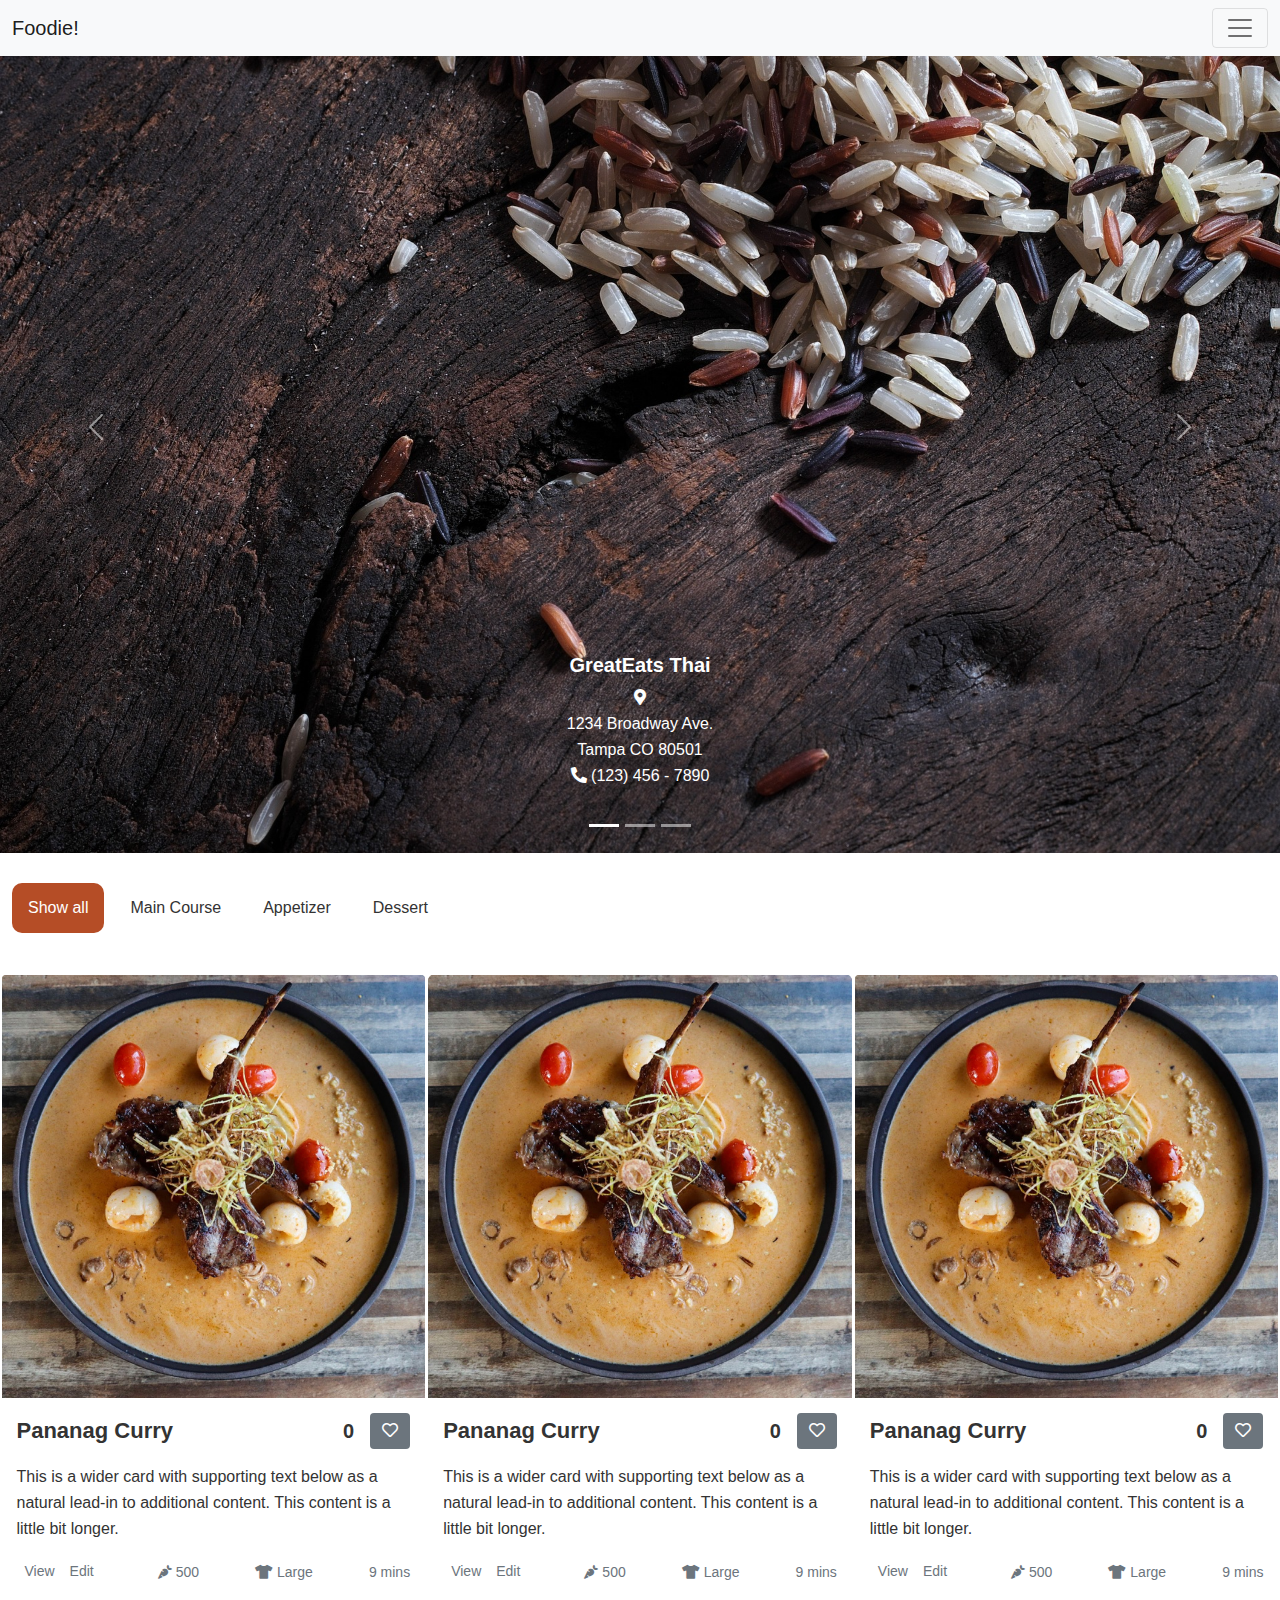
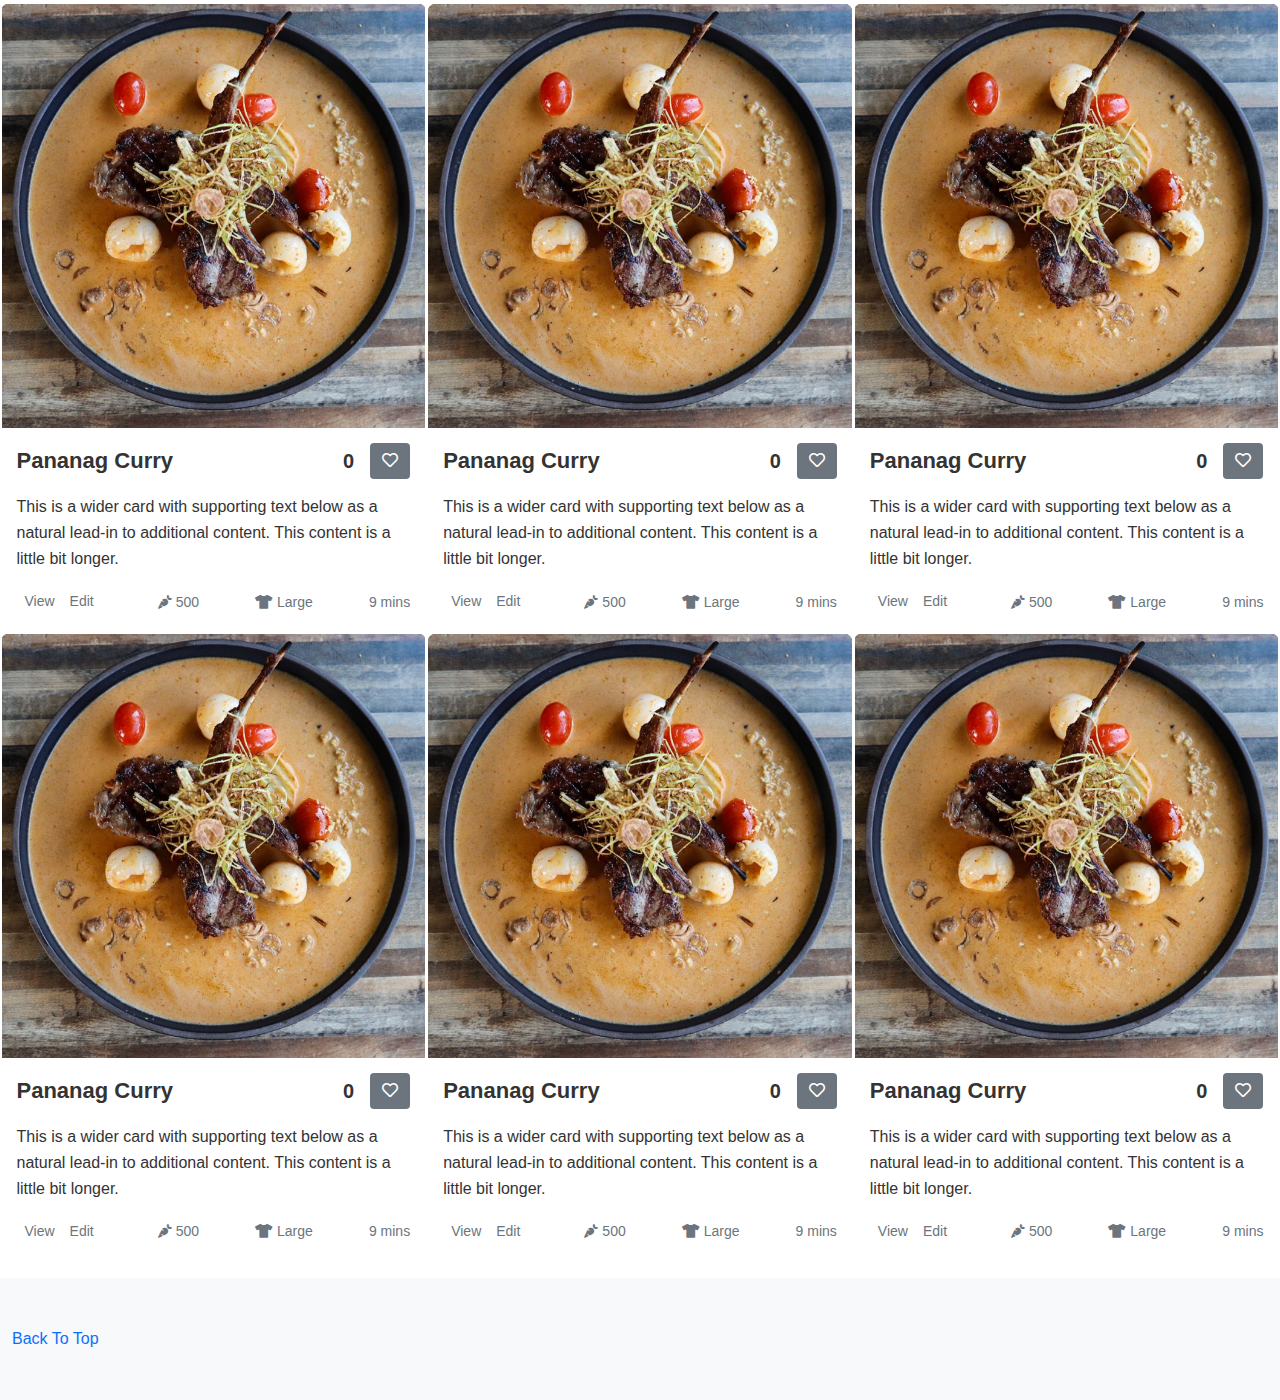
<file: restaurantPage.html>
<!DOCTYPE html>
<html lang="en">
    <head>
        <meta charset="UTF-8" />
        <meta http-equiv="X-UA-Compatible" content="IE=edge" />
        <meta name="viewport" content="width=device-width, initial-scale=1.0" />
        <title>Document</title>

        <link rel="stylesheet" href="assets/css/bootstrap.min.css" />
        <link rel="stylesheet" href="assets/css/all.min.css" />

        <!-- Main CSS -->
        <link rel="stylesheet" href="assets/css/style.css" />
    </head>
    <body>
        <!-- Navbar start -->
        <nav class="navbar navbar-light bg-light fixed-top">
            <div class="container-fluid">
                <a class="navbar-brand" href="#">Foodie!</a>
                <button class="navbar-toggler" type="button" data-bs-toggle="offcanvas" data-bs-target="#offcanvasNavbar" aria-controls="offcanvasNavbar">
                    <span class="navbar-toggler-icon"></span>
                </button>
                <div class="offcanvas offcanvas-end" tabindex="-1" id="offcanvasNavbar" aria-labelledby="offcanvasNavbarLabel">
                    <div class="offcanvas-header">
                        <h5 class="offcanvas-title" id="offcanvasNavbarLabel">Offcanvas</h5>
                        <button type="button" class="btn-close text-reset" data-bs-dismiss="offcanvas" aria-label="Close"></button>
                    </div>
                    <div class="offcanvas-body">
                        <ul class="navbar-nav justify-content-end flex-grow-1 pe-3">
                            <li class="nav-item">
                                <a class="nav-link" href="restaurantPage.html">Restaurant</a>
                            </li>
                            <li class="nav-item">
                                <a class="nav-link" href="profile.html">Profile</a>
                            </li>
                            <li class="nav-item">
                                <a class="nav-link" href="explore.html">Explore</a>
                            </li>
                            <li class="nav-item">
                                <a class="nav-link" href="addRestaurant.html">Add Restaurant</a>
                            </li>
                            <li class="nav-item">
                                <a class="nav-link active" aria-current="page" href="index.html">Login</a>
                            </li>
                        </ul>
                    </div>
                </div>
            </div>
        </nav>
        <!-- Navbar end -->

        <!-- Slider start -->
        <section id="carouselExampleCaptions" class="carousel slider_section slide" data-bs-ride="carousel">
            <div class="carousel-indicators">
                <button type="button" data-bs-target="#carouselExampleCaptions" data-bs-slide-to="0" class="active" aria-current="true" aria-label="Slide 1"></button>
                <button type="button" data-bs-target="#carouselExampleCaptions" data-bs-slide-to="1" aria-label="Slide 2"></button>
                <button type="button" data-bs-target="#carouselExampleCaptions" data-bs-slide-to="2" aria-label="Slide 3"></button>
            </div>
            <div class="carousel-inner">
                <div class="carousel-item active">
                    <img src="assets/images/slide-1.jpg" class="d-block w-100" alt="..." />
                    <div class="carousel-caption d-md-block">
                        <h5>GreatEats Thai</h5>
                        <p>
                            <i class="fas fa-map-marker-alt"></i>
                            <br />
                            1234 Broadway Ave.
                            <br />
                            Tampa CO 80501
                            <br />
                            <i class="fas fa-phone-alt"></i>
                            (123) 456 - 7890
                        </p>
                    </div>
                </div>
                <div class="carousel-item">
                    <img src="assets/images/slide-2.jpg" class="d-block w-100" alt="..." />
                    <div class="carousel-caption d-md-block">
                        <h5>GreatEats Thai</h5>
                        <p>Rated best thai restaurant in Tampa</p>
                    </div>
                </div>
                <div class="carousel-item">
                    <img src="assets/images/slide-3.jpg" class="d-block w-100" alt="..." />
                    <div class="carousel-caption d-md-block">
                        <h5>GreatEats Thai</h5>
                        <p>We take reservations</p>
                    </div>
                </div>
            </div>
            <button class="carousel-control-prev" type="button" data-bs-target="#carouselExampleCaptions" data-bs-slide="prev">
                <span class="carousel-control-prev-icon" aria-hidden="true"></span>
                <span class="visually-hidden">Previous</span>
            </button>
            <button class="carousel-control-next" type="button" data-bs-target="#carouselExampleCaptions" data-bs-slide="next">
                <span class="carousel-control-next-icon" aria-hidden="true"></span>
                <span class="visually-hidden">Next</span>
            </button>
        </section>
        <!-- Slider end -->

        <!-- Filter nav start -->
        <div class="filter-nav">
            <div class="container-fluid">
                <ul>
                    <li class="active" data-filter="all">Show all</li>
                    <li data-filter=".main">Main Course</li>
                    <li data-filter=".appetizer">Appetizer</li>
                    <li data-filter=".dessert">Dessert</li>
                </ul>
            </div>
        </div>
        <!-- Filter nav end -->

        <!-- Food item start -->
        <section class="foods">
            <div class="container-fluid">
                <div id="foods" class="row foods-row">
                    <!-- Keep this empty -->
                </div>
            </div>
        </section>
        <!-- Food item end -->

        <!-- Footer start -->
        <footer class="footer bg-light py-5 mt-3">
            <div class="container-fluid">
                <div class="footer-content d-flex justify-content-between align-items-center">
                    <!-- <p class="mb-0">
                        Album example is © Bootstrap, but please download and customize it for yourself! <br />
                        New to Bootstrap? <a href="#">Visit the homepage</a> or read our <a href="#">getting started guide</a>.
                    </p> -->
                    <a href="#" class="back_to_top">Back To Top</a>
                </div>
            </div>
        </footer>
        <!-- Footer end -->

        <!-- Edit Modal -->
        <div class="modal fade" id="editModal" role="dialog">
            <div class="modal-dialog modal-lg">
                <!-- Modal content-->
                <div class="modal-content">
                    <div class="modal-header">
                        <h4 class="modal-title">Upload pictures of your meal</h4>
                        <button type="button" class="close btn" data-bs-dismiss="modal"><i class="fas fa-times"></i></button>
                    </div>
                    <div class="modal-body">
                        <form id="image_upload_form">
                            <!-- Upload image input-->
                            <div class="input-group mb-3 px-2 py-2 rounded-pill bg-light shadow-sm d-flex justify-content-between align-items-center">
                                <input id="upload" type="file" class="form-control border-0 d-none" />
                                <label id="upload-label" for="upload" class="font-weight-light text-muted ps-2">Choose file</label>
                                <div class="input-group-append">
                                    <label for="upload" class="btn btn-dark m-0 rounded-pill px-4">
                                        <i class="fas fa-cloud-upload-alt mr-2 text-muted"></i>
                                        <small class="text-uppercase font-weight-bold text-muted">Choose file</small>
                                    </label>
                                </div>
                            </div>

                            <!-- Uploaded image area-->
                            <div class="image-area text-center" id="image_preview">
                                <!-- Live image preview -->
                            </div>

                            <div class="form-group">
                                <label for="comment">Comment:</label>
                                <textarea class="form-control" rows="5" id="comment"></textarea>
                            </div>
                        </form>
                    </div>
                    <div class="modal-footer">
                        <button type="button" class="btn btn-default" id="upload_image_btn">Upload</button>
                        <button type="button" class="btn btn-default" data-bs-dismiss="modal">Cancel</button>
                    </div>
                </div>
            </div>
        </div>

        <!-- View Modal -->
        <div class="modal fade" id="viewModal" role="dialog">
            <div class="modal-dialog modal-lg">
                <!-- Modal content-->
                <div class="modal-content">
                    <div class="modal-header">
                        <h4 class="modal-title">Modal Header</h4>
                        <button type="button" class="close btn" data-bs-dismiss="modal"><i class="fas fa-times"></i></button>
                    </div>
                    <div class="modal-body">
                        <div class="modal_slider_area">
                            <div class="slider-container" id="modalSliderContainer">
                                <!-- Keep this empty -->
                            </div>
                            <div class="slider_arrows">
                                <button class="btn slideLeft">
                                    <i class="fas fa-chevron-left"></i>
                                </button>
                                <button class="btn slideRight">
                                    <i class="fas fa-chevron-right"></i>
                                </button>
                            </div>
                            <div class="count">
                                <span class="cornet">1</span>
                                <span> / </span>
                                <span class="total">6</span>
                            </div>

                            <!-- Small preview -->
                            <div class="small_preview" id="small_preview">
                                <!-- Keep this empty -->
                            </div>

                            <!-- Details -->
                            <div class="details pt-3">
                                <p>
                                    <b><i class="fas fa-carrot"></i>Calories: </b>500<br />
                                    <strong><i class="fas fa-tshirt"></i>Portion: </strong>Large
                                </p>
                            </div>
                        </div>
                    </div>
                    <div class="modal-footer">
                        <button type="button" class="btn btn-default" data-bs-dismiss="modal">Cancel</button>
                    </div>
                </div>
            </div>
        </div>

        <!-- Scripts -->
        <script src="assets/js/jquery.2.2.4.min.js"></script>
        <script src="assets/js/bootstrap.bundle.min.js"></script>
        <script src="assets/js/slider_data.js"></script>
        <script src="assets/js/mixitup.min.js"></script>
        <script src="assets/js/custom.js"></script>

        <script>
            $(document).ready(function () {
                var mixer = mixitup(".foods-row");
            });
        </script>
    </body>
</html>
</file>
<file: assets/css/style.css>
* {
  padding: 0;
  margin: 0;
}

html,
body {
  height: 100%;
  font-family: "Open Sans", sans-serif;
  font-size: 16px;
  font-weight: 400;
  line-height: 26px;
  color: #333333;
  -webkit-font-smoothing: antialiased;
  -moz-osx-font-smoothing: grayscale;
}

h1,
h2,
h3,
h4,
h5,
h6 {
  font-family: "Poppins", sans-serif;
  font-weight: 700;
}

iframe {
  border: none;
}

a,
b,
div,
ul,
li {
  -webkit-tap-highlight-color: rgba(0, 0, 0, 0);
  -webkit-tap-highlight-color: transparent;
  -moz-outline-: none;
}

input,
input:hover,
input:focus,
input:active,
textarea,
textarea:hover,
textarea:focus,
textarea:active,
select:focus,
select:hover {
  -moz-outline: none;
  outline: none;
  -webkit-box-shadow: none;
          box-shadow: none;
}

img:not([draggable]),
embed,
object,
video {
  max-width: 100%;
  height: auto;
}

a {
  text-decoration: none;
  outline: 0;
}

a:active,
a:focus,
a:hover,
a:visited {
  text-decoration: none;
  outline: 0;
}

:focus {
  outline: none;
}

img {
  border: none;
  max-width: 100%;
  height: auto;
}

button:focus {
  -moz-outline: none;
  outline: none;
  -webkit-box-shadow: none;
          box-shadow: none;
}

.section {
  padding: 12rem 0;
}

.section-top {
  padding: 12rem 0 0;
}

.section-bottom {
  padding: 0 0 12rem 0;
}

.btn.focus, .btn:focus {
  border: 1px solid transparent;
}

.form-control:focus,
.btn.focus, .btn:focus {
  color: #495057;
  background-color: #fff;
  outline: 0;
  -webkit-box-shadow: none;
          box-shadow: none;
}

a:focus {
  outline: 0px solid;
}

.fix {
  overflow: hidden;
}

p {
  margin: 0 0 24px;
}

a {
  text-decoration: none;
}

a:hover {
  color: #b54d26;
  text-decoration: none;
}

a:active, a:hover {
  outline: 0 none;
  color: #b54d26;
}

ul {
  list-style: outside none none;
  margin: 0;
  padding: 0;
}

::-moz-selection {
  background: #b54d26;
  text-shadow: none;
}

::selection {
  background: #b54d26;
  text-shadow: none;
  color: #ffffff;
}

.slider_section img {
  min-height: 400px;
  -o-object-fit: cover;
     object-fit: cover;
}

.filter-nav {
  padding: 30px 0;
}

.filter-nav ul {
  display: -webkit-box;
  display: -ms-flexbox;
  display: flex;
  -ms-flex-wrap: wrap;
      flex-wrap: wrap;
}

.filter-nav ul li {
  padding: 12px 16px;
  margin-right: 10px;
  margin-bottom: 10px;
  border-radius: 10px;
  cursor: pointer;
  -webkit-transition: all .3s;
  transition: all .3s;
}

.filter-nav ul li.active {
  background-color: #b54d26;
  color: #ffffff;
}

.foods [class^="col"] {
  padding: 1.5px;
  border-radius: 10px;
  overflow: hidden;
}

.foods .food-item .text {
  padding: 15px;
}

.foods .food-item .text button {
  border: 0;
}

.foods .food-item .text button:hover, .foods .food-item .text button:focus {
  background-color: #b54d26;
  color: #ffffff;
}

.foods .food-item .text .top {
  display: -webkit-box;
  display: -ms-flexbox;
  display: flex;
  -webkit-box-pack: justify;
      -ms-flex-pack: justify;
          justify-content: space-between;
  -webkit-box-align: center;
      -ms-flex-align: center;
          align-items: center;
}

.foods .food-item .text .top h3 {
  font-size: 22px;
}

.foods .food-item .text .top .love {
  display: -webkit-box;
  display: -ms-flexbox;
  display: flex;
  -webkit-box-align: center;
      -ms-flex-align: center;
          align-items: center;
}

.foods .food-item .text p {
  margin-bottom: 15px;
  padding-top: 15px;
}

.foods .food-item .text .bottom {
  display: -webkit-box;
  display: -ms-flexbox;
  display: flex;
  -webkit-box-pack: justify;
      -ms-flex-pack: justify;
          justify-content: space-between;
  -webkit-box-align: center;
      -ms-flex-align: center;
          align-items: center;
}

.modal_slider_area {
  position: relative;
}

.modal_slider_area .slider-container {
  width: 100%;
  position: relative;
  height: 875px;
  overflow: hidden;
}

@media (max-width: 991.98px) {
  .modal_slider_area .slider-container {
    height: 625px;
  }
}

@media (max-width: 570px) {
  .modal_slider_area .slider-container {
    height: 660px;
  }
}

@media (max-width: 520px) {
  .modal_slider_area .slider-container {
    height: 612px;
  }
}

@media (max-width: 470px) {
  .modal_slider_area .slider-container {
    height: 563px;
  }
}

@media (max-width: 420px) {
  .modal_slider_area .slider-container {
    height: 520px;
  }
}

@media (max-width: 370px) {
  .modal_slider_area .slider-container {
    height: 464px;
  }
}

.modal_slider_area .slider-container .slider_item {
  position: absolute;
  top: 0;
  left: 0;
  -webkit-transform: translateX(0);
          transform: translateX(0);
  width: 100%;
  height: 880px;
  -webkit-transition: all .4s;
  transition: all .4s;
  background-color: #222;
}

@media (max-width: 991.98px) {
  .modal_slider_area .slider-container .slider_item {
    height: 635px;
  }
}

@media (max-width: 570px) {
  .modal_slider_area .slider-container .slider_item {
    height: 670px;
  }
}

@media (max-width: 520px) {
  .modal_slider_area .slider-container .slider_item {
    height: 622px;
  }
}

@media (max-width: 470px) {
  .modal_slider_area .slider-container .slider_item {
    height: 573px;
  }
}

@media (max-width: 420px) {
  .modal_slider_area .slider-container .slider_item {
    height: 530px;
  }
}

@media (max-width: 370px) {
  .modal_slider_area .slider-container .slider_item {
    height: 474px;
  }
}

.modal_slider_area .slider-container .slider_item img {
  width: 100%;
  height: 765px;
}

@media (max-width: 991.98px) {
  .modal_slider_area .slider-container .slider_item img {
    height: 475px;
  }
}

@media (max-width: 570px) {
  .modal_slider_area .slider-container .slider_item img {
    height: auto;
  }
}

.modal_slider_area .slider-container .slider_item .review {
  position: absolute;
  left: 0;
  bottom: 10px;
  z-index: 9;
  background-color: #222;
  display: -webkit-box;
  display: -ms-flexbox;
  display: flex;
  -webkit-box-align: center;
      -ms-flex-align: center;
          align-items: center;
  width: 100%;
  height: 105px;
  padding: 0 15px;
}

@media (max-width: 991.98px) {
  .modal_slider_area .slider-container .slider_item .review {
    height: 150px;
    -webkit-box-pack: center;
        -ms-flex-pack: center;
            justify-content: center;
    -webkit-box-orient: vertical;
    -webkit-box-direction: normal;
        -ms-flex-direction: column;
            flex-direction: column;
  }
}

.modal_slider_area .slider-container .slider_item .review .img {
  width: 50px;
  text-align: center;
}

.modal_slider_area .slider-container .slider_item .review .img img {
  width: 50px;
  height: 50px;
  border: 2px solid #fff;
}

@media (max-width: 991.98px) {
  .modal_slider_area .slider-container .slider_item .review .img img {
    width: 40px;
    height: 40px;
  }
}

.modal_slider_area .slider-container .slider_item .review .text {
  text-align: center;
  padding: 10px;
  text-align: center;
  width: 100%;
  color: #fff;
}

@media (max-width: 470px) {
  .modal_slider_area .slider-container .slider_item .review .text p {
    font-size: 13px;
    padding: 0;
    line-height: 23px;
  }
}

.modal_slider_area .slider_arrows {
  position: absolute;
  top: 380px;
  left: 0;
  width: 100%;
  z-index: 999;
  display: -webkit-box;
  display: -ms-flexbox;
  display: flex;
  -webkit-box-pack: justify;
      -ms-flex-pack: justify;
          justify-content: space-between;
  padding: 0 15px;
}

@media (max-width: 991.98px) {
  .modal_slider_area .slider_arrows {
    top: 200px;
  }
}

@media (max-width: 570px) {
  .modal_slider_area .slider_arrows {
    top: 150px;
  }
}

.modal_slider_area .slider_arrows button {
  width: 45px;
  height: 45px;
  border: 1px solid #fff;
  color: #fff;
  -webkit-transition: all linear .2s;
  transition: all linear .2s;
}

.modal_slider_area .slider_arrows button:hover, .modal_slider_area .slider_arrows button:focus {
  color: #fff;
  background-color: #b54d26;
  border-color: #b54d26;
}

.modal_slider_area .count {
  position: absolute;
  top: 15px;
  left: 15px;
  z-index: 999;
}

.modal_slider_area .count span {
  font-size: 26px;
  font-weight: bold;
  color: #fff;
}

.modal_slider_area .small_preview {
  display: -webkit-box;
  display: -ms-flexbox;
  display: flex;
  -ms-flex-wrap: wrap;
      flex-wrap: wrap;
}

.modal_slider_area .small_preview .single_item {
  width: calc(100% / 6);
  position: relative;
  cursor: pointer;
}

.modal_slider_area .small_preview .single_item::after {
  content: '';
  width: 100%;
  height: 100%;
  background-color: rgba(255, 255, 255, 0.4);
  position: absolute;
  top: 0;
  left: 0;
  -webkit-transition: all .3s;
  transition: all .3s;
}

.modal_slider_area .small_preview .single_item:hover::after, .modal_slider_area .small_preview .single_item.active::after {
  display: none;
}

#image_preview img {
  max-width: 100%;
}

#image_upload_form #upload-label {
  position: absolute;
  top: 0;
  left: 0;
  width: 100%;
  height: 100%;
  line-height: 3.3rem;
  padding-left: 15px !important;
}

#image_upload_form .input-group-append {
  margin-left: auto;
}

@media (max-width: 767.98px) {
  .footer .footer-content {
    -webkit-box-orient: vertical;
    -webkit-box-direction: reverse;
        -ms-flex-direction: column-reverse;
            flex-direction: column-reverse;
  }
  .footer .footer-content .back_to_top {
    margin-bottom: 20px;
  }
}
</file>
